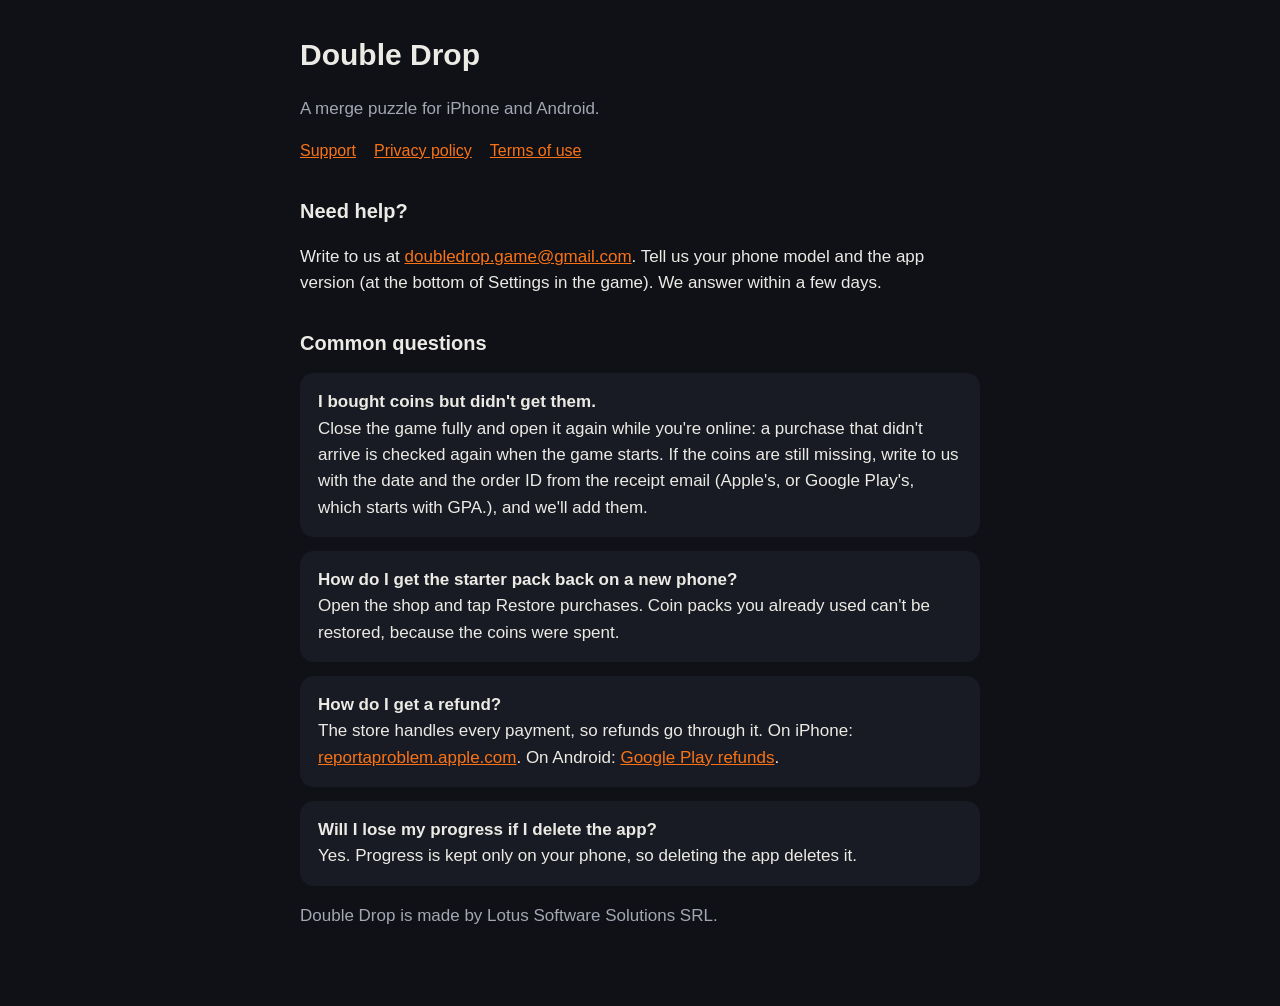
<file: index.html>
<!doctype html><html lang="en"><head><meta charset="utf-8"><meta name="viewport" content="width=device-width, initial-scale=1">
<title>Double Drop – Support</title><link rel="stylesheet" href="style.css"></head><body><main>
<h1>Double Drop</h1><p class="muted">A merge puzzle for iPhone and Android.</p>
<nav><a href="./">Support</a><a href="privacy.html">Privacy policy</a><a href="terms.html">Terms of use</a></nav>
<h2>Need help?</h2>
<p>Write to us at <a href="mailto:doubledrop.game@gmail.com">doubledrop.game@gmail.com</a>. Tell us your phone model and the app version (at the bottom of Settings in the game). We answer within a few days.</p>
<h2>Common questions</h2>
<div class="card"><b>I bought coins but didn't get them.</b><br>Close the game fully and open it again while you're online: a purchase that didn't arrive is checked again when the game starts. If the coins are still missing, write to us with the date and the order ID from the receipt email (Apple's, or Google Play's, which starts with GPA.), and we'll add them.</div>
<div class="card"><b>How do I get the starter pack back on a new phone?</b><br>Open the shop and tap Restore purchases. Coin packs you already used can't be restored, because the coins were spent.</div>
<div class="card"><b>How do I get a refund?</b><br>The store handles every payment, so refunds go through it. On iPhone: <a href="https://reportaproblem.apple.com">reportaproblem.apple.com</a>. On Android: <a href="https://support.google.com/googleplay/answer/2479637">Google Play refunds</a>.</div>
<div class="card"><b>Will I lose my progress if I delete the app?</b><br>Yes. Progress is kept only on your phone, so deleting the app deletes it.</div>
<p class="muted">Double Drop is made by Lotus Software Solutions SRL.</p>
</main></body></html>
</file>
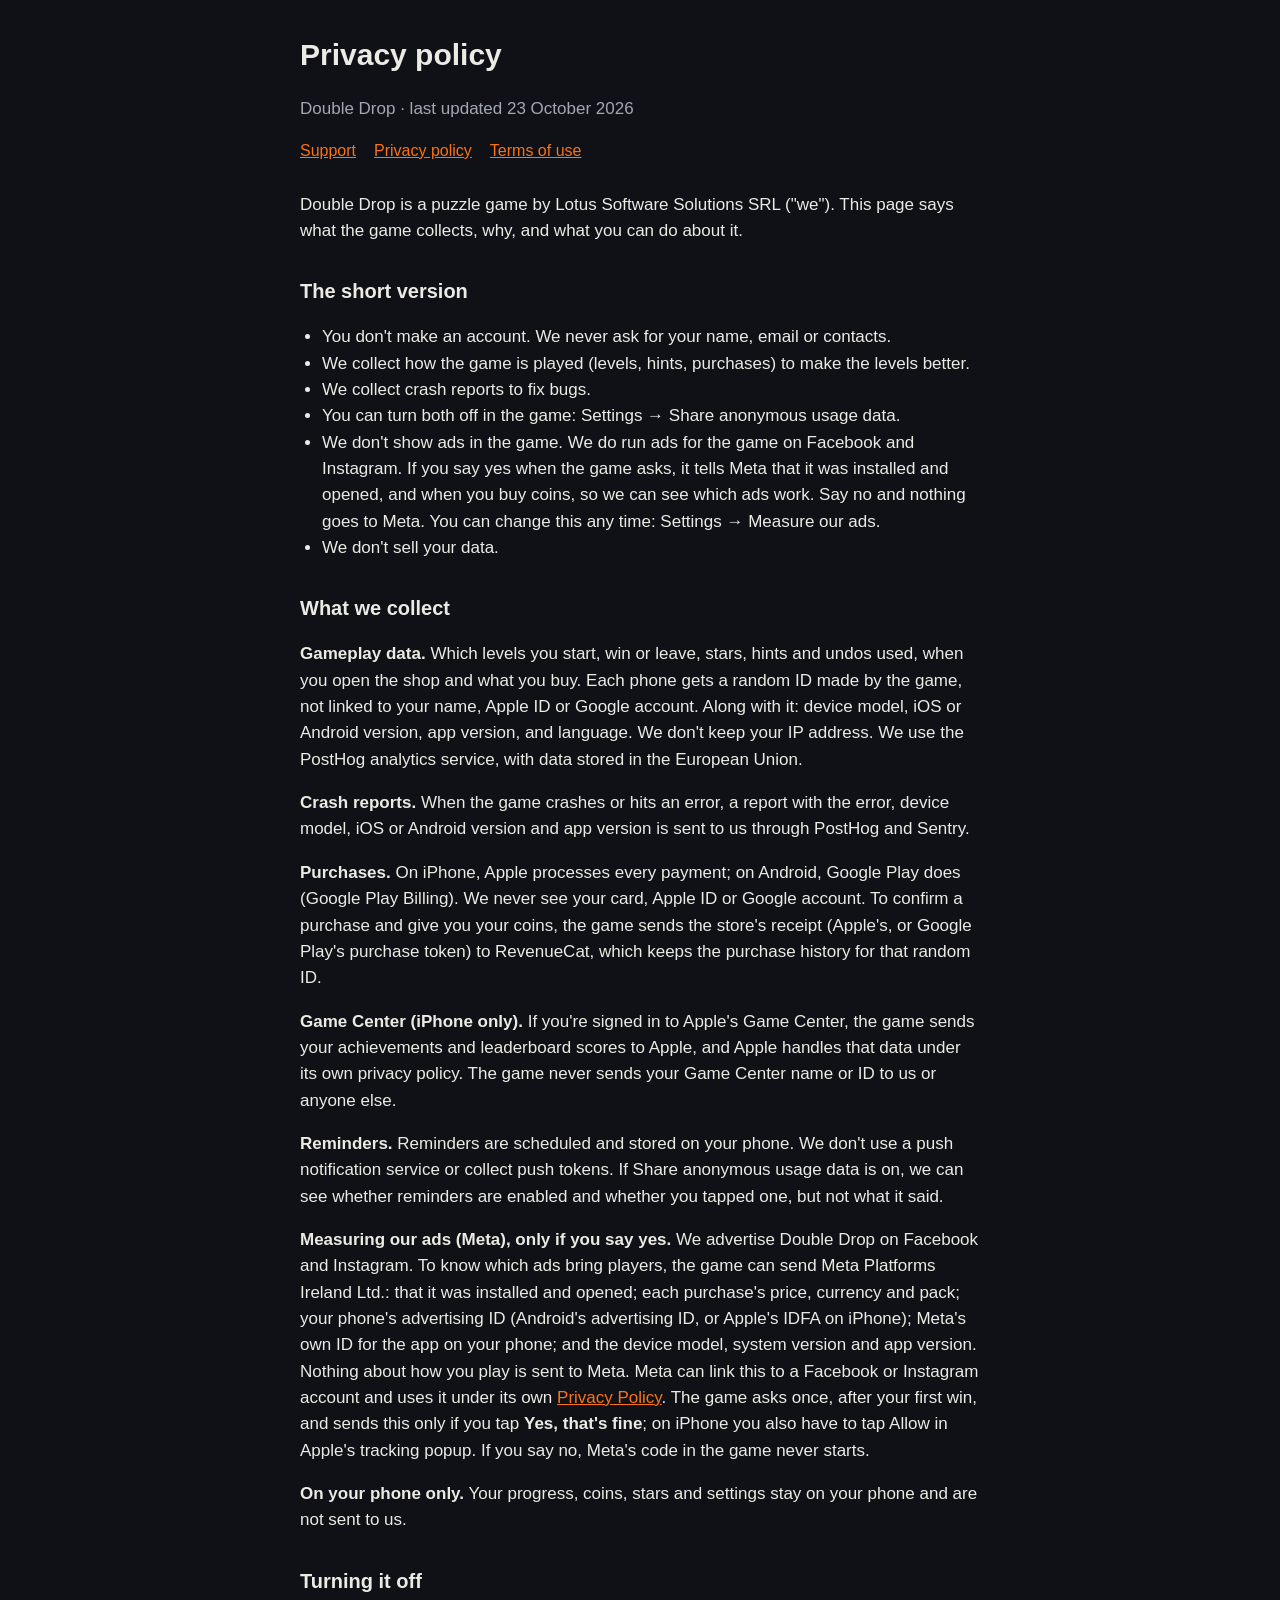
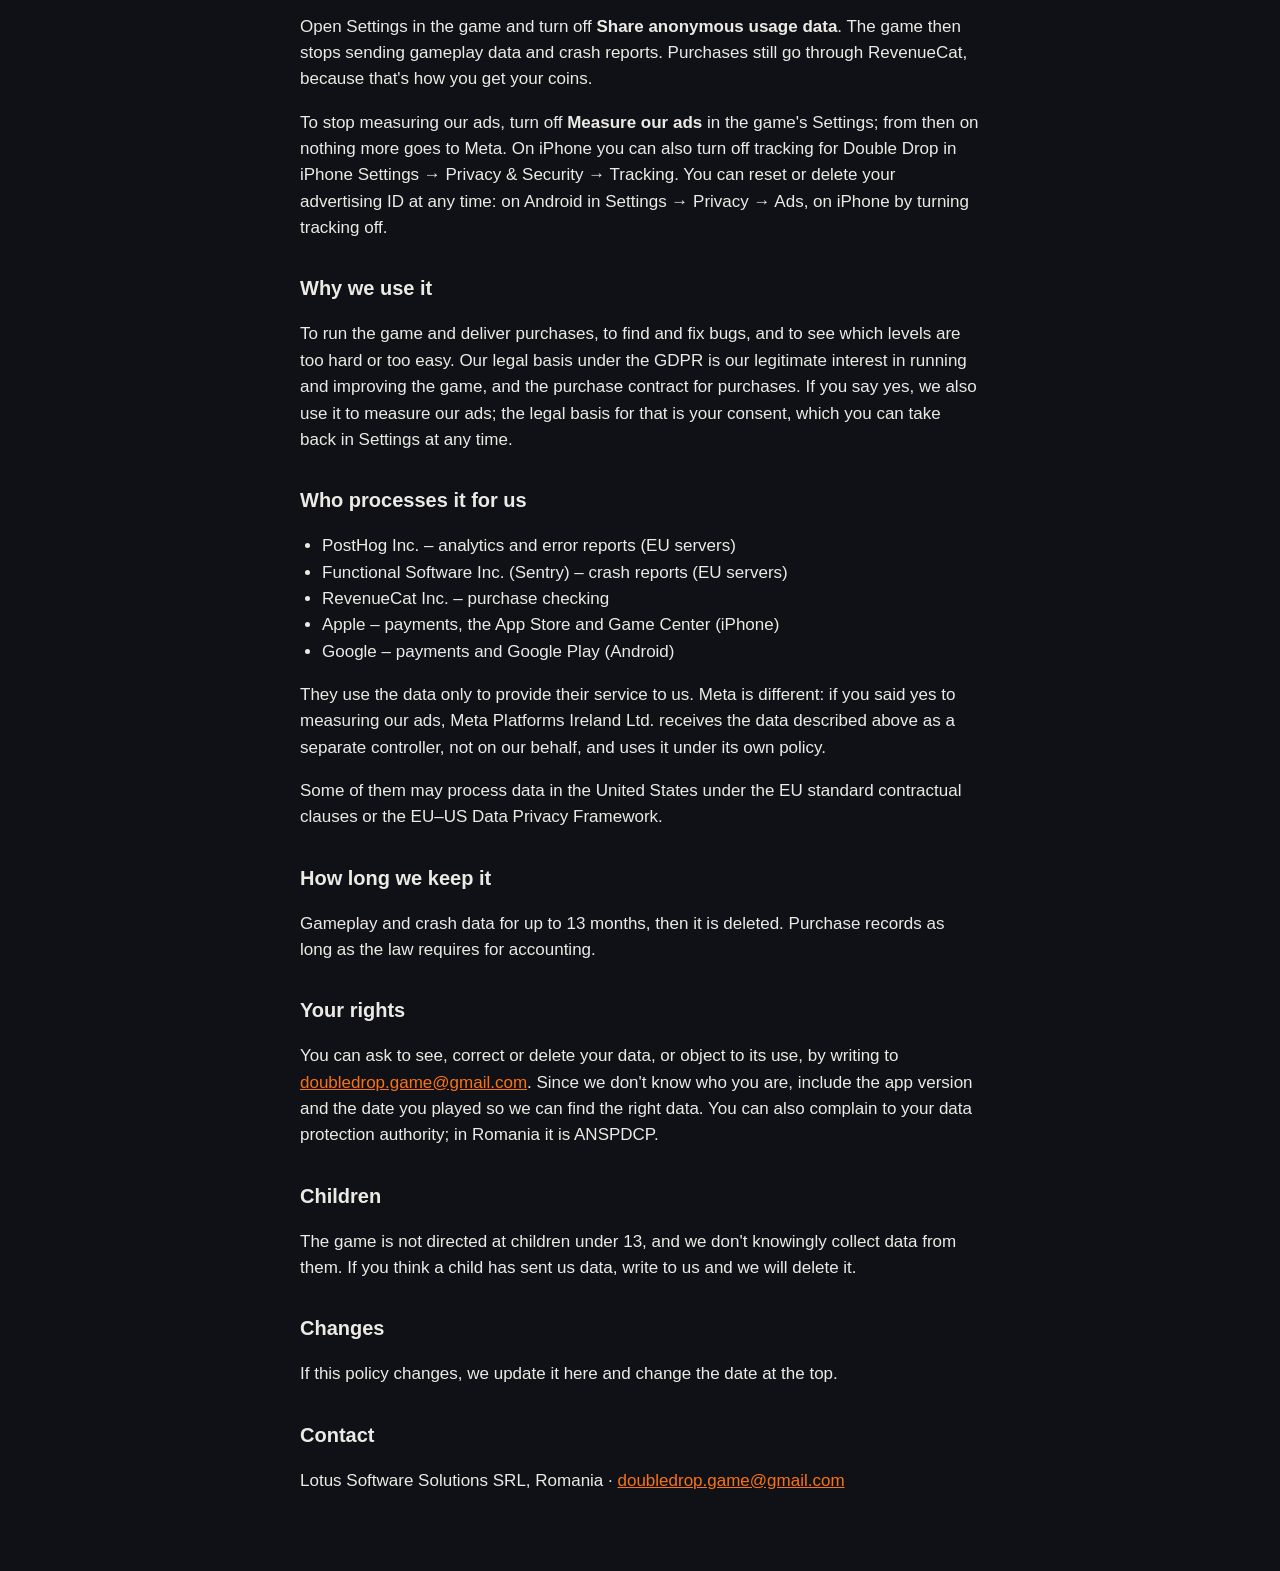
<file: privacy.html>
<!doctype html><html lang="en"><head><meta charset="utf-8"><meta name="viewport" content="width=device-width, initial-scale=1">
<title>Double Drop – Privacy policy</title><link rel="stylesheet" href="style.css"></head><body><main>
<h1>Privacy policy</h1><p class="muted">Double Drop · last updated 23 October 2026</p>
<nav><a href="./">Support</a><a href="privacy.html">Privacy policy</a><a href="terms.html">Terms of use</a></nav>
<p>Double Drop is a puzzle game by Lotus Software Solutions SRL ("we"). This page says what the game collects, why, and what you can do about it.</p>
<h2>The short version</h2>
<ul>
<li>You don't make an account. We never ask for your name, email or contacts.</li>
<li>We collect how the game is played (levels, hints, purchases) to make the levels better.</li>
<li>We collect crash reports to fix bugs.</li>
<li>You can turn both off in the game: Settings → Share anonymous usage data.</li>
<li>We don't show ads in the game. We do run ads for the game on Facebook and Instagram. If you say yes when the game asks, it tells Meta that it was installed and opened, and when you buy coins, so we can see which ads work. Say no and nothing goes to Meta. You can change this any time: Settings → Measure our ads.</li>
<li>We don't sell your data.</li>
</ul>
<h2>What we collect</h2>
<p><b>Gameplay data.</b> Which levels you start, win or leave, stars, hints and undos used, when you open the shop and what you buy. Each phone gets a random ID made by the game, not linked to your name, Apple ID or Google account. Along with it: device model, iOS or Android version, app version, and language. We don't keep your IP address. We use the PostHog analytics service, with data stored in the European Union.</p>
<p><b>Crash reports.</b> When the game crashes or hits an error, a report with the error, device model, iOS or Android version and app version is sent to us through PostHog and Sentry.</p>
<p><b>Purchases.</b> On iPhone, Apple processes every payment; on Android, Google Play does (Google Play Billing). We never see your card, Apple ID or Google account. To confirm a purchase and give you your coins, the game sends the store's receipt (Apple's, or Google Play's purchase token) to RevenueCat, which keeps the purchase history for that random ID.</p>
<p><b>Game Center (iPhone only).</b> If you're signed in to Apple's Game Center, the game sends your achievements and leaderboard scores to Apple, and Apple handles that data under its own privacy policy. The game never sends your Game Center name or ID to us or anyone else.</p>
<p><b>Reminders.</b> Reminders are scheduled and stored on your phone. We don't use a push notification service or collect push tokens. If Share anonymous usage data is on, we can see whether reminders are enabled and whether you tapped one, but not what it said.</p>
<p id="meta"><b>Measuring our ads (Meta), only if you say yes.</b> We advertise Double Drop on Facebook and Instagram. To know which ads bring players, the game can send Meta Platforms Ireland Ltd.: that it was installed and opened; each purchase's price, currency and pack; your phone's advertising ID (Android's advertising ID, or Apple's IDFA on iPhone); Meta's own ID for the app on your phone; and the device model, system version and app version. Nothing about how you play is sent to Meta. Meta can link this to a Facebook or Instagram account and uses it under its own <a href="https://www.facebook.com/privacy/policy/">Privacy Policy</a>. The game asks once, after your first win, and sends this only if you tap <b>Yes, that's fine</b>; on iPhone you also have to tap Allow in Apple's tracking popup. If you say no, Meta's code in the game never starts.</p>
<p><b>On your phone only.</b> Your progress, coins, stars and settings stay on your phone and are not sent to us.</p>
<h2>Turning it off</h2>
<p>Open Settings in the game and turn off <b>Share anonymous usage data</b>. The game then stops sending gameplay data and crash reports. Purchases still go through RevenueCat, because that's how you get your coins.</p>
<p>To stop measuring our ads, turn off <b>Measure our ads</b> in the game's Settings; from then on nothing more goes to Meta. On iPhone you can also turn off tracking for Double Drop in iPhone Settings → Privacy &amp; Security → Tracking. You can reset or delete your advertising ID at any time: on Android in Settings → Privacy → Ads, on iPhone by turning tracking off.</p>
<h2>Why we use it</h2>
<p>To run the game and deliver purchases, to find and fix bugs, and to see which levels are too hard or too easy. Our legal basis under the GDPR is our legitimate interest in running and improving the game, and the purchase contract for purchases. If you say yes, we also use it to measure our ads; the legal basis for that is your consent, which you can take back in Settings at any time.</p>
<h2>Who processes it for us</h2>
<ul>
<li>PostHog Inc. – analytics and error reports (EU servers)</li>
<li>Functional Software Inc. (Sentry) – crash reports (EU servers)</li>
<li>RevenueCat Inc. – purchase checking</li>
<li>Apple – payments, the App Store and Game Center (iPhone)</li>
<li>Google – payments and Google Play (Android)</li>
</ul>
<p>They use the data only to provide their service to us. Meta is different: if you said yes to measuring our ads, Meta Platforms Ireland Ltd. receives the data described above as a separate controller, not on our behalf, and uses it under its own policy.</p>
<p>Some of them may process data in the United States under the EU standard contractual clauses or the EU–US Data Privacy Framework.</p>
<h2>How long we keep it</h2>
<p>Gameplay and crash data for up to 13 months, then it is deleted. Purchase records as long as the law requires for accounting.</p>
<h2>Your rights</h2>
<p>You can ask to see, correct or delete your data, or object to its use, by writing to <a href="mailto:doubledrop.game@gmail.com">doubledrop.game@gmail.com</a>. Since we don't know who you are, include the app version and the date you played so we can find the right data. You can also complain to your data protection authority; in Romania it is ANSPDCP.</p>
<h2>Children</h2>
<p>The game is not directed at children under 13, and we don't knowingly collect data from them. If you think a child has sent us data, write to us and we will delete it.</p>
<h2>Changes</h2>
<p>If this policy changes, we update it here and change the date at the top.</p>
<h2>Contact</h2>
<p>Lotus Software Solutions SRL, Romania · <a href="mailto:doubledrop.game@gmail.com">doubledrop.game@gmail.com</a></p>
</main></body></html>
</file>
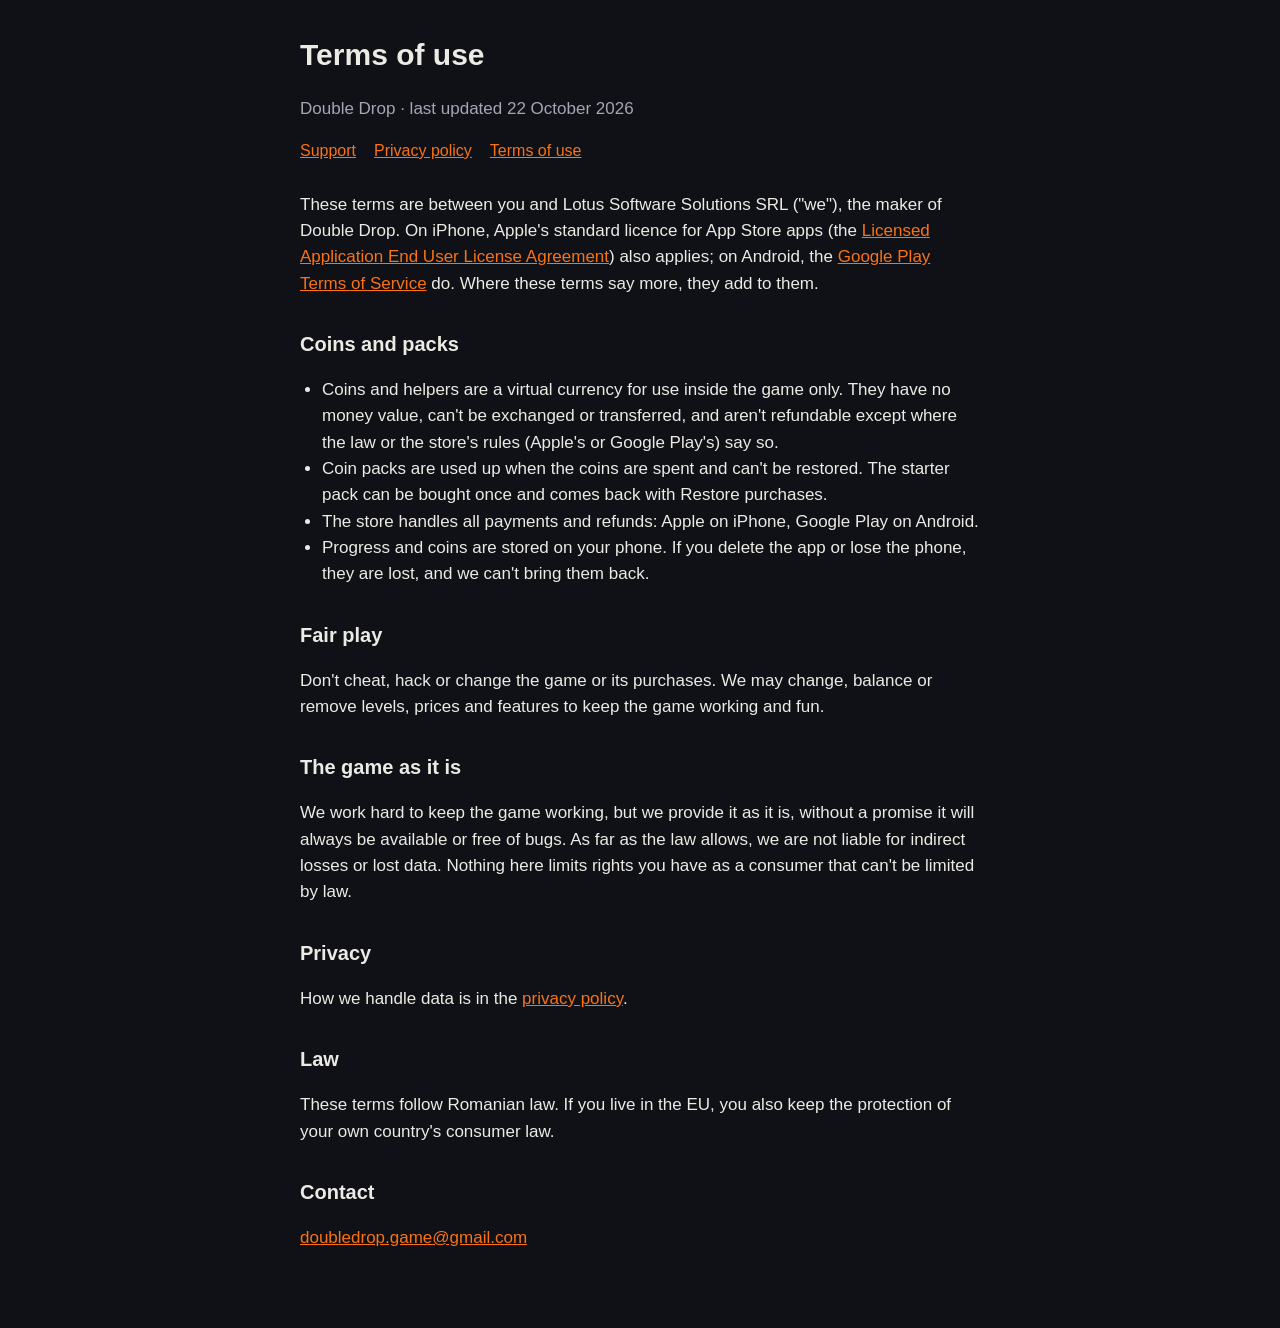
<file: terms.html>
<!doctype html><html lang="en"><head><meta charset="utf-8"><meta name="viewport" content="width=device-width, initial-scale=1">
<title>Double Drop – Terms of use</title><link rel="stylesheet" href="style.css"></head><body><main>
<h1>Terms of use</h1><p class="muted">Double Drop · last updated 22 October 2026</p>
<nav><a href="./">Support</a><a href="privacy.html">Privacy policy</a><a href="terms.html">Terms of use</a></nav>
<p>These terms are between you and Lotus Software Solutions SRL ("we"), the maker of Double Drop. On iPhone, Apple's standard licence for App Store apps (the <a href="https://www.apple.com/legal/internet-services/itunes/dev/stdeula/">Licensed Application End User License Agreement</a>) also applies; on Android, the <a href="https://play.google.com/about/play-terms/">Google Play Terms of Service</a> do. Where these terms say more, they add to them.</p>
<h2>Coins and packs</h2>
<ul>
<li>Coins and helpers are a virtual currency for use inside the game only. They have no money value, can't be exchanged or transferred, and aren't refundable except where the law or the store's rules (Apple's or Google Play's) say so.</li>
<li>Coin packs are used up when the coins are spent and can't be restored. The starter pack can be bought once and comes back with Restore purchases.</li>
<li>The store handles all payments and refunds: Apple on iPhone, Google Play on Android.</li>
<li>Progress and coins are stored on your phone. If you delete the app or lose the phone, they are lost, and we can't bring them back.</li>
</ul>
<h2>Fair play</h2>
<p>Don't cheat, hack or change the game or its purchases. We may change, balance or remove levels, prices and features to keep the game working and fun.</p>
<h2>The game as it is</h2>
<p>We work hard to keep the game working, but we provide it as it is, without a promise it will always be available or free of bugs. As far as the law allows, we are not liable for indirect losses or lost data. Nothing here limits rights you have as a consumer that can't be limited by law.</p>
<h2>Privacy</h2>
<p>How we handle data is in the <a href="privacy.html">privacy policy</a>.</p>
<h2>Law</h2>
<p>These terms follow Romanian law. If you live in the EU, you also keep the protection of your own country's consumer law.</p>
<h2>Contact</h2>
<p><a href="mailto:doubledrop.game@gmail.com">doubledrop.game@gmail.com</a></p>
</main></body></html>
</file>
<file: style.css>
:root { color-scheme: dark; --bg: #0f1117; --card: #181b23; --text: #eceae4; --muted: #a3a7b3; --accent: #f97316; }
* { box-sizing: border-box; }
body { margin: 0; background: var(--bg); color: var(--text); font: 17px/1.55 -apple-system, BlinkMacSystemFont, "Segoe UI", Roboto, sans-serif; padding: 32px 18px 60px; }
main { max-width: 680px; margin: 0 auto; }
h1 { font-size: 30px; margin: 0 0 4px; }
h2 { font-size: 20px; margin: 32px 0 8px; }
p, li { color: var(--text); }
.muted { color: var(--muted); }
a { color: var(--accent); }
nav { display: flex; gap: 18px; flex-wrap: wrap; margin: 0 0 28px; font-size: 16px; }
.card { background: var(--card); border-radius: 14px; padding: 16px 18px; margin: 14px 0; }
ul { padding-left: 22px; }
</file>
